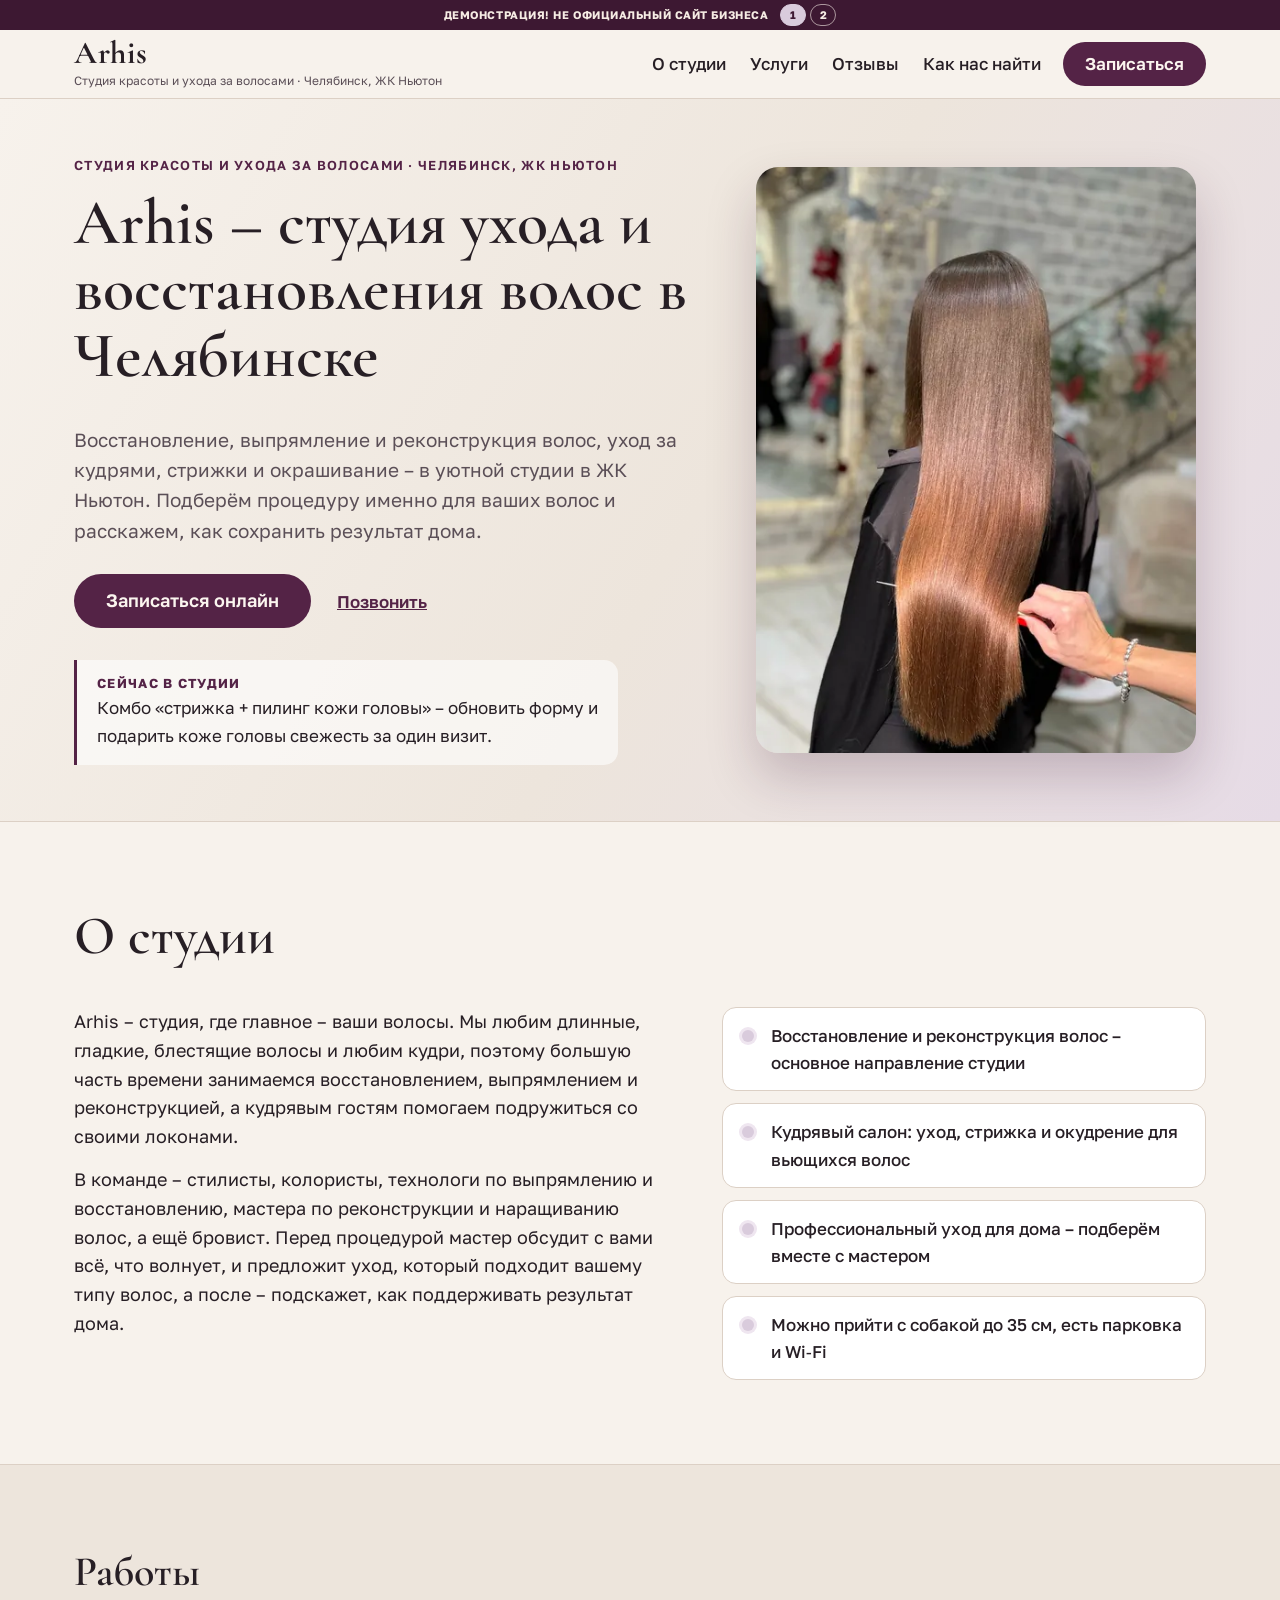
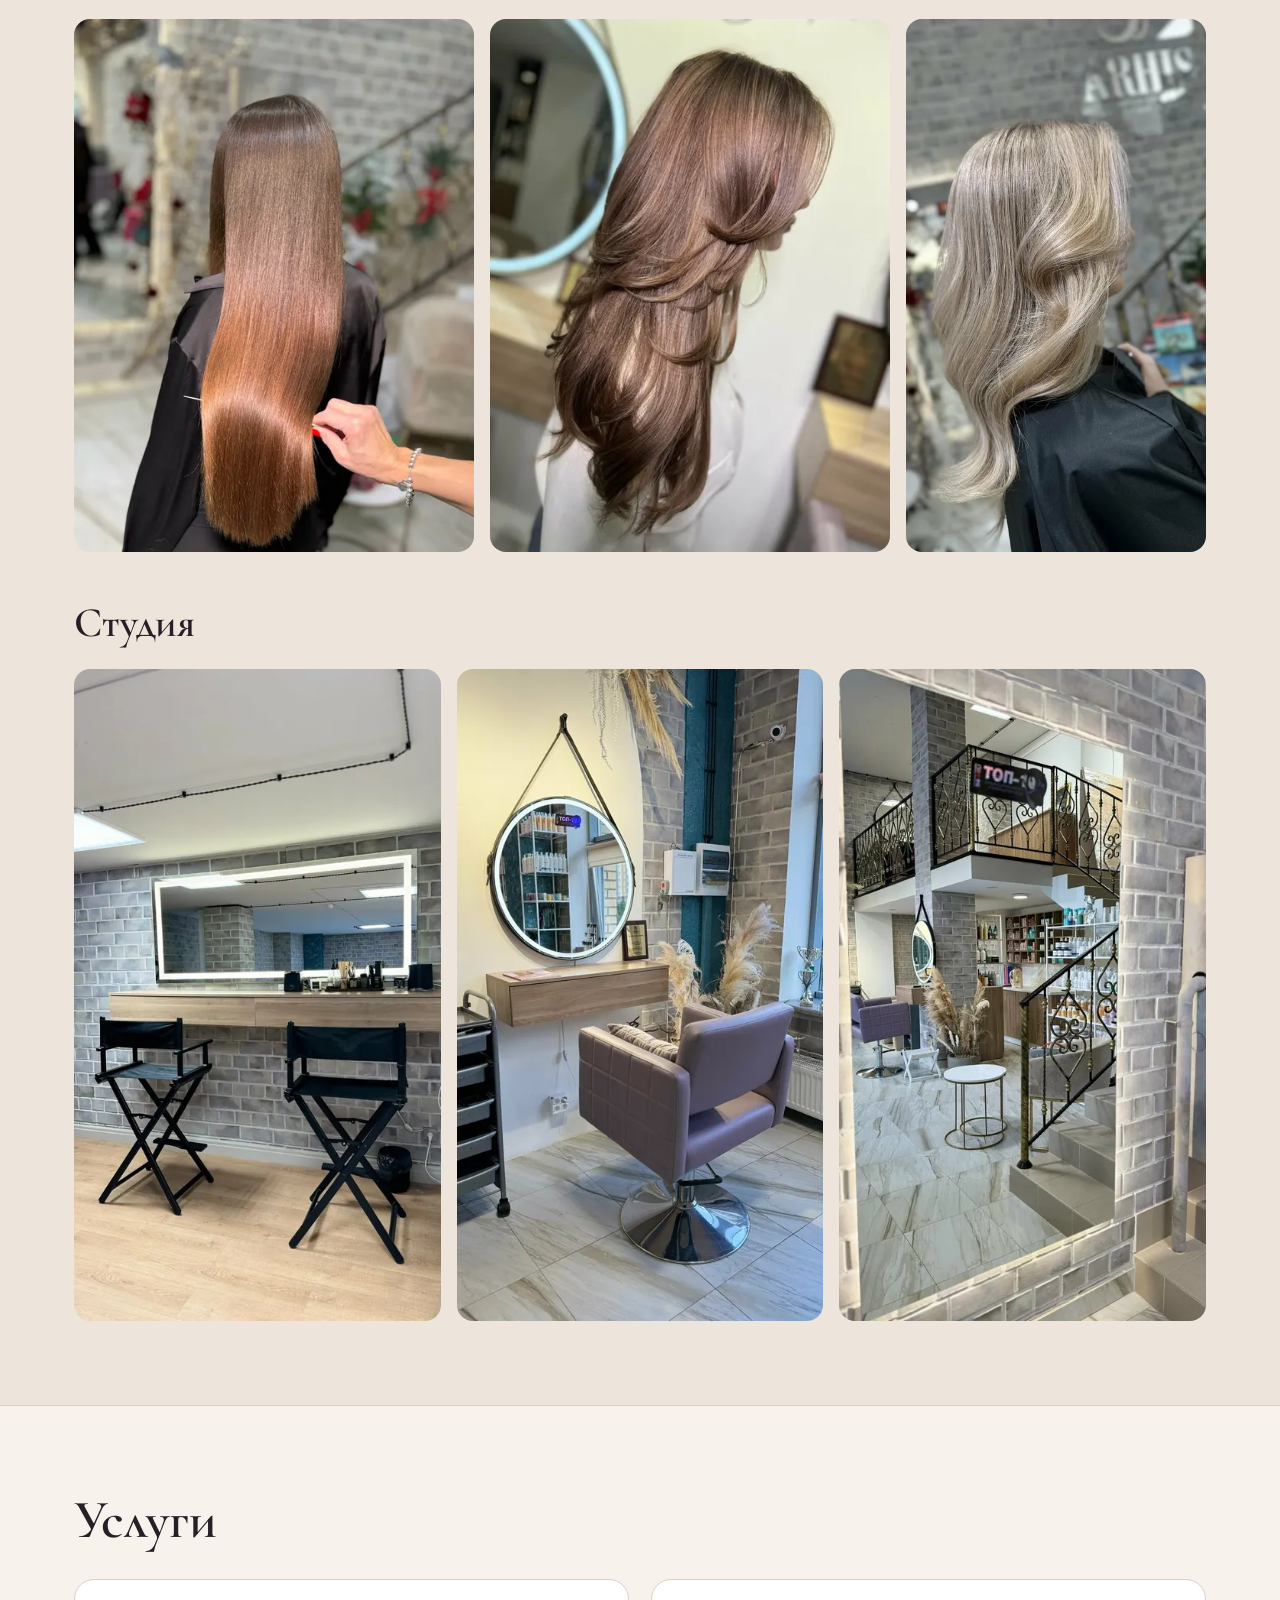
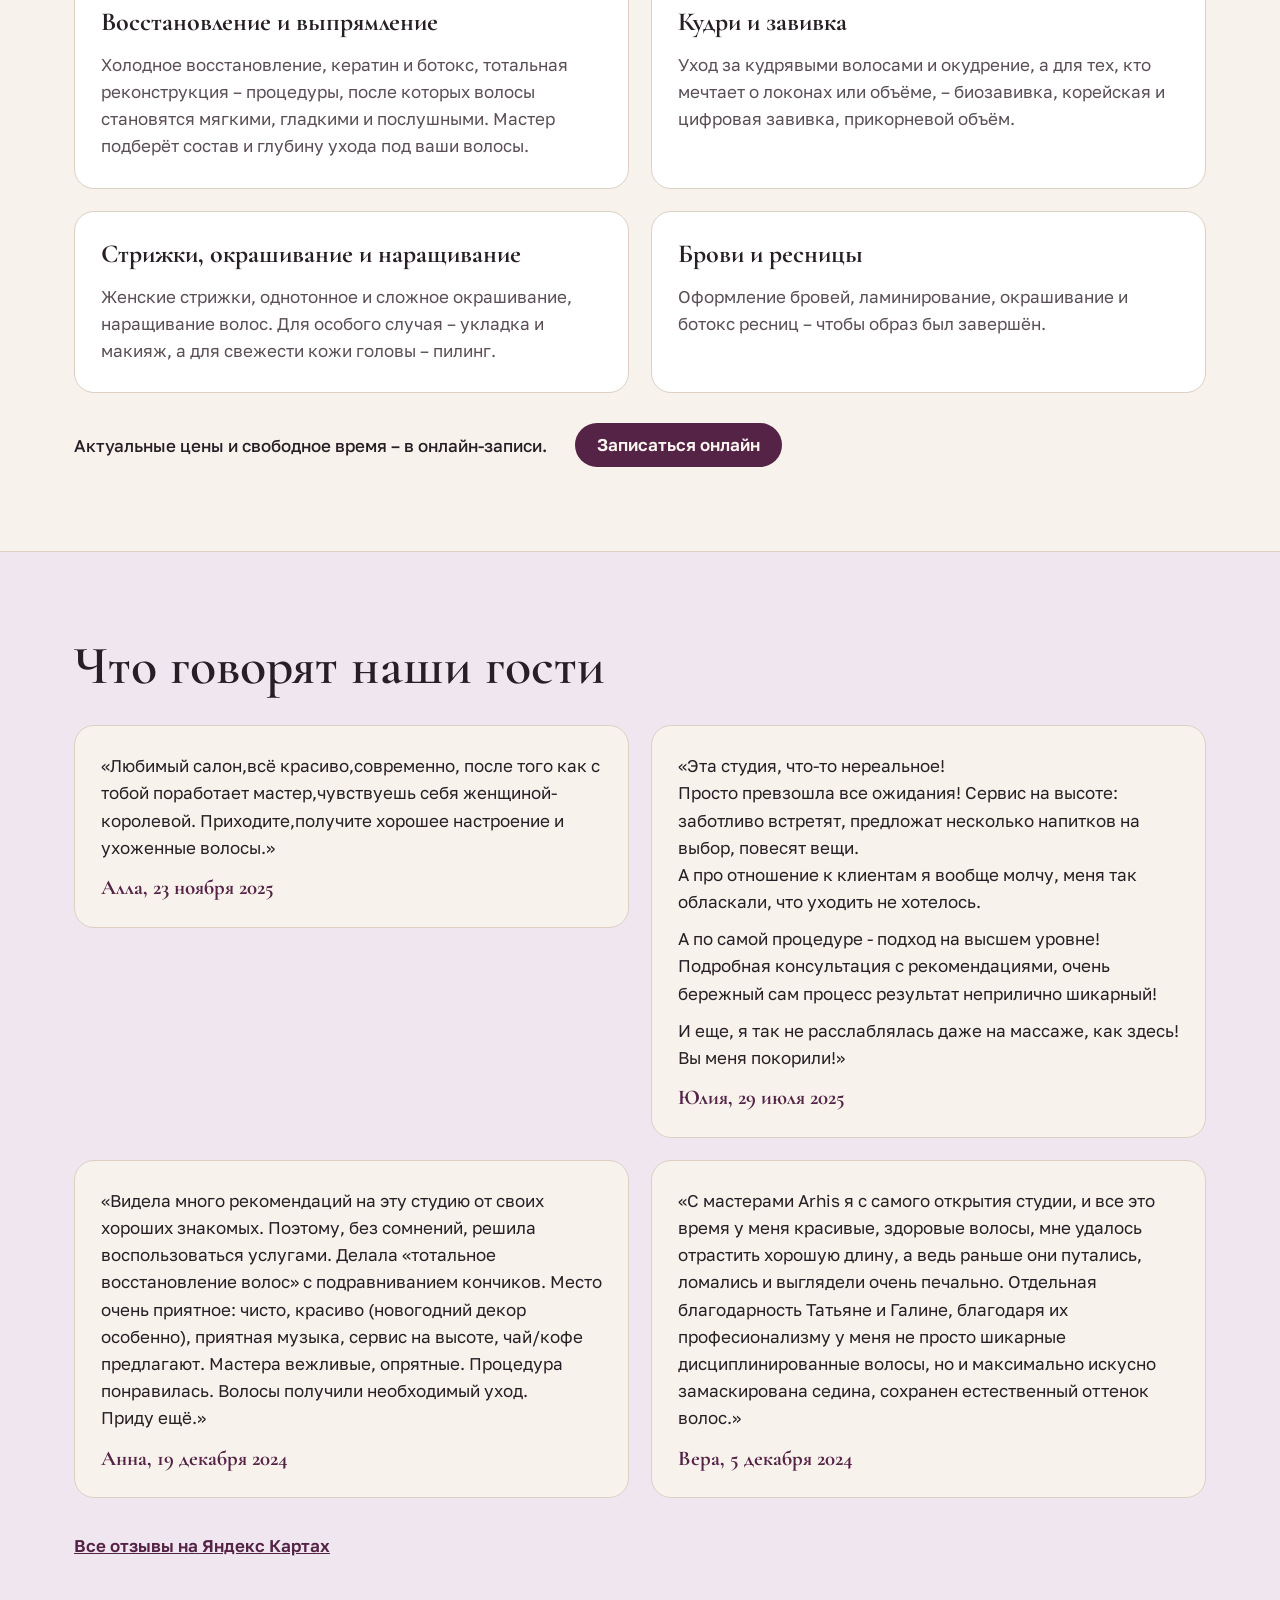
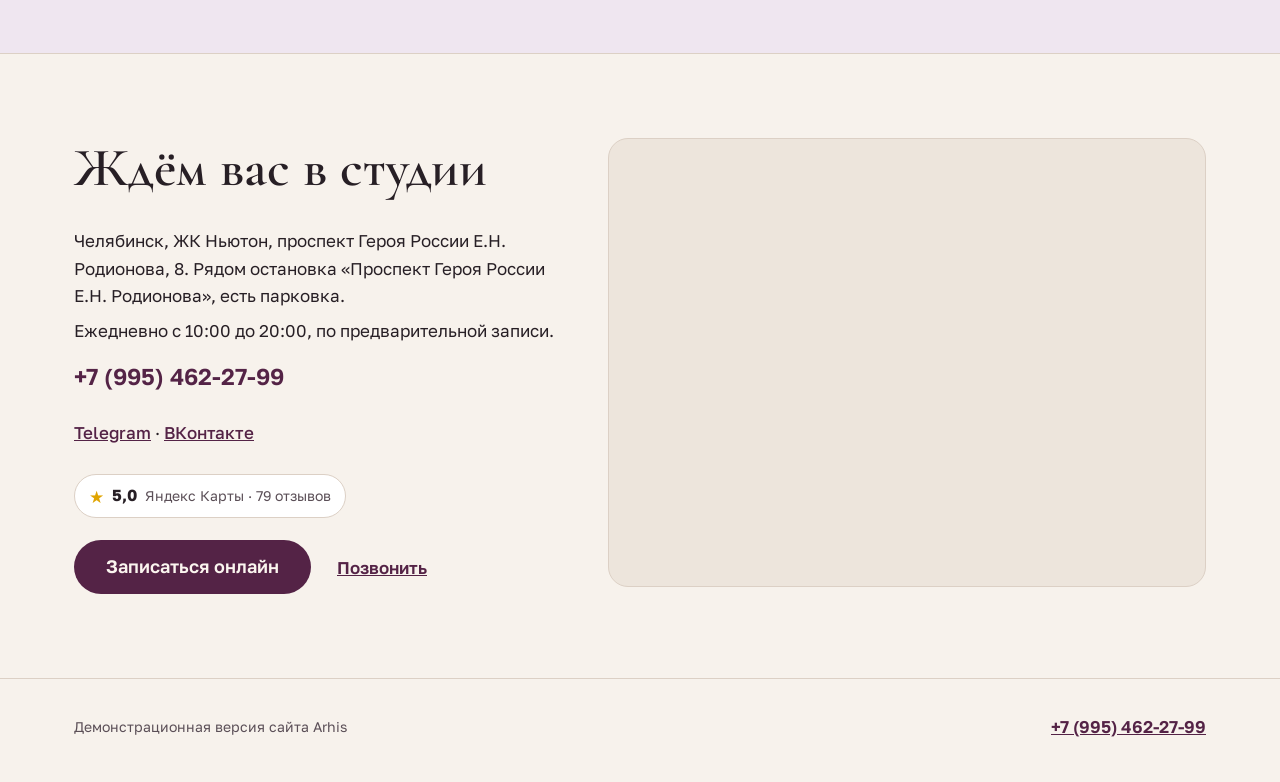
<file: index.html>
<!DOCTYPE html>
<html lang="ru">
<head>
<meta charset="utf-8">
<meta name="viewport" content="width=device-width, initial-scale=1.0">
<meta name="robots" content="noindex, nofollow">
<title>Arhis · студия ухода и восстановления волос в Челябинске</title>
<meta name="description"
  content="Arhis · студия ухода за волосами в Челябинске, ЖК Ньютон: восстановление, выпрямление и реконструкция волос, уход за кудрями, стрижки и окрашивание.">
<meta name="theme-color" content="#f7f2ec">

<link rel="icon" sizes="any" href="logos/favicon.ico">
<link rel="icon" type="image/png" sizes="32x32" href="logos/favicon-32x32.png">
<link rel="apple-touch-icon" sizes="180x180" href="logos/apple-touch-icon.png">
<link rel="preload" href="fonts/golos-cyr.woff2" as="font" type="font/woff2" crossorigin>
<link rel="preload" href="fonts/cormorant-cyr.woff2" as="font" type="font/woff2" crossorigin>
<link rel="stylesheet" href="css/fonts.css">
<link rel="stylesheet" href="css/styles.css">
</head>
<body>
<div class="top" id="top">
  <div class="demo-strip">
    <span class="demo-strip__text">ДЕМОНСТРАЦИЯ! НЕ ОФИЦИАЛЬНЫЙ САЙТ БИЗНЕСА</span>
    <nav class="switcher" aria-label="Версии сайта">
      <a href="./" aria-current="page">1</a>
      <a href="v2/">2</a>
    </nav>
  </div>
  <header class="header">
    <div class="header__inner wrap">
      <a class="sign" href="#hero" aria-label="Arhis, на главный экран">
        <span class="sign__name">Arhis</span>
        <span class="sign__line">Студия красоты и ухода за волосами · Челябинск, ЖК Ньютон</span>
      </a>
      <nav class="nav" aria-label="Разделы">
        <a href="#about">О студии</a>
        <a href="#services">Услуги</a>
        <a href="#reviews">Отзывы</a>
        <a href="#contacts">Как нас найти</a>
      </nav>
      <a class="btn btn--accent header__cta" href="https://yandex.com/maps/org/arhis/84140610983/?booking[page]=menu&amp;booking[permalink]=84140610983" rel="noopener" target="_blank">Записаться</a>
      <button class="burger" type="button" aria-expanded="false" aria-controls="menu" aria-label="Меню">
        <span></span><span></span><span></span>
      </button>
    </div>
    <nav class="menu" id="menu" aria-label="Меню" hidden>
      <a href="#about">О студии</a>
      <a href="#services">Услуги</a>
      <a href="#reviews">Отзывы</a>
      <a href="#contacts">Как нас найти</a>
    </nav>
  </header>
</div>

<main>
  <section class="hero" id="hero">
    <div class="wrap hero__inner">
      <div class="hero__text">
        <p class="hero__kicker">Студия красоты и ухода за волосами · Челябинск, ЖК Ньютон</p>
        <h1>Arhis – студия ухода и восстановления волос в Челябинске</h1>
        <p class="lead">Восстановление, выпрямление и реконструкция волос, уход за кудрями, стрижки и окрашивание – в уютной студии в ЖК Ньютон. Подберём процедуру именно для ваших волос и расскажем, как сохранить результат дома.</p>
        <div class="actions">
          <a class="btn btn--accent btn--big" href="https://yandex.com/maps/org/arhis/84140610983/?booking[page]=menu&amp;booking[permalink]=84140610983" rel="noopener" target="_blank">Записаться онлайн</a>
          <p class="links"><a href="tel:+79954622799">Позвонить</a></p>
        </div>
        <aside class="promo" aria-labelledby="promo-h">
          <h2 id="promo-h" class="promo__title">Сейчас в студии</h2>
          <p>Комбо «стрижка + пилинг кожи головы» – обновить форму и подарить коже головы свежесть за один визит.</p>
        </aside>
      </div>
      <figure class="hero__photo"><img src="img/work-02-720.webp" srcset="img/work-02-480.webp 480w, img/work-02-720.webp 720w" sizes="(max-width: 640px) 90vw, 400px" width="720" height="960" alt="Прямые глянцевые каштановые волосы после процедуры, вид со спины" fetchpriority="high" decoding="async"></figure>
    </div>
  </section>

  <section class="sec about" id="about" aria-labelledby="about-h">
    <div class="wrap about__inner">
      <h2 id="about-h">О студии</h2>
      <div class="about__text"><p>Arhis – студия, где главное – ваши волосы. Мы любим длинные, гладкие, блестящие волосы и любим кудри, поэтому большую часть времени занимаемся восстановлением, выпрямлением и реконструкцией, а кудрявым гостям помогаем подружиться со своими локонами.</p><p>В команде – стилисты, колористы, технологи по выпрямлению и восстановлению, мастера по реконструкции и наращиванию волос, а ещё бровист. Перед процедурой мастер обсудит с вами всё, что волнует, и предложит уход, который подходит вашему типу волос, а после – подскажет, как поддерживать результат дома.</p></div>
      <ul class="facts">
        <li>Восстановление и реконструкция волос – основное направление студии</li>
        <li>Кудрявый салон: уход, стрижка и окудрение для вьющихся волос</li>
        <li>Профессиональный уход для дома – подберём вместе с мастером</li>
        <li>Можно прийти с собакой до 35 см, есть парковка и Wi‑Fi</li>
      </ul>
    </div>
  </section>

  <section class="sec gallery" id="gallery" aria-label="Фотографии студии">
    <div class="wrap">
      <div class="gallery__group">
        <h2 class="gallery__title">Работы</h2>
        <div class="shots">
          <figure class="shot" style="--ar:0.7500"><img src="img/work-02-720.webp" srcset="img/work-02-480.webp 480w, img/work-02-720.webp 720w" sizes="(max-width: 640px) 90vw, 400px" width="720" height="960" alt="Прямые глянцевые каштановые волосы после процедуры, вид со спины" loading="lazy" decoding="async"></figure>
          <figure class="shot" style="--ar:0.7500"><img src="img/work-01-720.webp" srcset="img/work-01-480.webp 480w, img/work-01-720.webp 720w" sizes="(max-width: 640px) 90vw, 400px" width="720" height="960" alt="Каштановая многослойная стрижка на длинных волосах, вид сбоку" loading="lazy" decoding="async"></figure>
          <figure class="shot" style="--ar:0.5625"><img src="img/work-04-720.webp" srcset="img/work-04-480.webp 480w, img/work-04-720.webp 720w" sizes="(max-width: 640px) 90vw, 400px" width="720" height="1280" alt="Волнистые волосы в оттенке блонд, вид со спины" loading="lazy" decoding="async"></figure>
        </div>
      </div>
      <div class="gallery__group">
        <h2 class="gallery__title">Студия</h2>
        <div class="shots">
          <figure class="shot" style="--ar:0.5625"><img src="img/interior-01-720.webp" srcset="img/interior-01-480.webp 480w, img/interior-01-720.webp 720w" sizes="(max-width: 640px) 90vw, 400px" width="720" height="1280" alt="Зеркало с подсветкой и два режиссёрских стула у кирпичной стены в студии Arhis" loading="lazy" decoding="async"></figure>
          <figure class="shot" style="--ar:0.5625"><img src="img/interior-02-720.webp" srcset="img/interior-02-480.webp 480w, img/interior-02-720.webp 720w" sizes="(max-width: 640px) 90vw, 400px" width="720" height="1280" alt="Круглое зеркало и сиреневое кресло мастера в студии Arhis" loading="lazy" decoding="async"></figure>
          <figure class="shot" style="--ar:0.5625"><img src="img/interior-03-720.webp" srcset="img/interior-03-480.webp 480w, img/interior-03-720.webp 720w" sizes="(max-width: 640px) 90vw, 400px" width="720" height="1280" alt="Лестница на антресоль и большое зеркало в зале студии Arhis" loading="lazy" decoding="async"></figure>
        </div>
      </div>
    </div>
  </section>

  <section class="sec services" id="services" aria-labelledby="services-h">
    <div class="wrap">
      <h2 id="services-h">Услуги</h2>
      <ul class="cards">
        <li class="card"><h3>Восстановление и выпрямление</h3><p>Холодное восстановление, кератин и ботокс, тотальная реконструкция – процедуры, после которых волосы становятся мягкими, гладкими и послушными. Мастер подберёт состав и глубину ухода под ваши волосы.</p></li>
        <li class="card"><h3>Кудри и завивка</h3><p>Уход за кудрявыми волосами и окудрение, а для тех, кто мечтает о локонах или объёме, – биозавивка, корейская и цифровая завивка, прикорневой объём.</p></li>
        <li class="card"><h3>Стрижки, окрашивание и наращивание</h3><p>Женские стрижки, однотонное и сложное окрашивание, наращивание волос. Для особого случая – укладка и макияж, а для свежести кожи головы – пилинг.</p></li>
        <li class="card"><h3>Брови и ресницы</h3><p>Оформление бровей, ламинирование, окрашивание и ботокс ресниц – чтобы образ был завершён.</p></li>
      </ul>
      <div class="services__foot">
        <p class="services__note">Актуальные цены и свободное время – в онлайн-записи.</p>
        <a class="btn btn--accent" href="https://yandex.com/maps/org/arhis/84140610983/?booking[page]=menu&amp;booking[permalink]=84140610983" rel="noopener" target="_blank">Записаться онлайн</a>
      </div>
    </div>
  </section>

  <section class="sec reviews" id="reviews" aria-labelledby="reviews-h">
    <div class="wrap">
      <h2 id="reviews-h">Что говорят наши гости</h2>
      <div class="review-grid">
        <figure class="review">
          <blockquote><p>«Любимый салон,всё красиво,современно, после того как с тобой поработает мастер,чувствуешь себя женщиной- королевой. Приходите,получите хорошее настроение и ухоженные волосы.»</p></blockquote>
          <figcaption>Алла, 23 ноября 2025</figcaption>
        </figure>
        <figure class="review">
          <blockquote><p>«Эта студия, что-то нереальное!<br>Просто превзошла все ожидания! Сервис на высоте: заботливо встретят, предложат несколько напитков на выбор, повесят вещи.<br>А про отношение к клиентам я вообще молчу, меня так обласкали, что уходить не хотелось.</p><p>А по самой процедуре - подход на высшем уровне! Подробная консультация с рекомендациями, очень бережный сам процесс результат неприлично шикарный!</p><p>И еще, я так не расслаблялась даже на массаже, как здесь! Вы меня покорили!»</p></blockquote>
          <figcaption>Юлия, 29 июля 2025</figcaption>
        </figure>
        <figure class="review">
          <blockquote><p>«Видела много рекомендаций на эту студию от своих хороших знакомых. Поэтому, без сомнений, решила воспользоваться услугами. Делала «тотальное восстановление волос» с подравниванием кончиков. Место очень приятное: чисто, красиво (новогодний декор особенно), приятная музыка, сервис на высоте, чай/кофе предлагают. Мастера вежливые, опрятные. Процедура понравилась. Волосы получили необходимый уход.<br>Приду ещё.»</p></blockquote>
          <figcaption>Анна, 19 декабря 2024</figcaption>
        </figure>
        <figure class="review">
          <blockquote><p>«С мастерами Arhis я с самого открытия студии, и все это время у меня красивые, здоровые волосы, мне удалось отрастить хорошую длину, а ведь раньше они путались, ломались и выглядели очень печально. Отдельная благодарность Татьяне и Галине, благодаря их професионализму у меня не просто шикарные дисциплинированные волосы, но и максимально искусно замаскирована седина, сохранен естественный оттенок волос.»</p></blockquote>
          <figcaption>Вера, 5 декабря 2024</figcaption>
        </figure>
      </div>
      <p class="reviews__foot"><a class="more" href="https://yandex.com/maps/org/arhis/84140610983/reviews/" rel="noopener" target="_blank">Все отзывы на Яндекс Картах</a></p>
    </div>
  </section>

  <section class="sec contacts" id="contacts" aria-labelledby="contacts-h">
    <div class="wrap contacts__inner">
      <div class="contacts__text">
        <h2 id="contacts-h">Ждём вас в студии</h2>
        <address>
          <p>Челябинск, ЖК Ньютон, проспект Героя России Е.Н. Родионова, 8. Рядом остановка «Проспект Героя России Е.Н. Родионова», есть парковка.</p>
          <p>Ежедневно с 10:00 до 20:00, по предварительной записи.</p>
          <p class="contacts__phone"><a href="tel:+79954622799">+7 (995) 462-27-99</a></p>
          <p class="contacts__social"><a href="https://t.me/arhis_studio" rel="noopener" target="_blank">Telegram</a><span aria-hidden="true"> · </span><a href="https://vk.ru/studioarhis" rel="noopener" target="_blank">ВКонтакте</a></p>
        </address>
        <a class="badge" href="https://yandex.com/maps/org/arhis/84140610983/reviews/" rel="noopener" target="_blank" aria-label="Рейтинг 5,0 на Яндекс Картах, 79 отзывов"><span class="badge__star" aria-hidden="true">★</span> <span class="badge__num">5,0</span> <span class="badge__src">Яндекс Карты · 79 отзывов</span></a>
        <div class="actions">
          <a class="btn btn--accent btn--big" href="https://yandex.com/maps/org/arhis/84140610983/?booking[page]=menu&amp;booking[permalink]=84140610983" rel="noopener" target="_blank">Записаться онлайн</a>
          <p class="links"><a href="tel:+79954622799">Позвонить</a></p>
        </div>
      </div>
      <div class="map" id="map">
        <iframe src="https://yandex.ru/map-widget/v1/org/arhis/84140610983/" title="Arhis на карте" loading="lazy" allowfullscreen></iframe>
      </div>
    </div>
  </section>
</main>

<footer class="footer">
  <div class="wrap footer__inner">
    <p class="footer__mark">Демонстрационная версия сайта Arhis</p>
    <p class="footer__links"><a href="tel:+79954622799">+7 (995) 462-27-99</a></p>
  </div>
</footer>
<script src="js/main.js" defer></script>
</body>
</html>
</file>
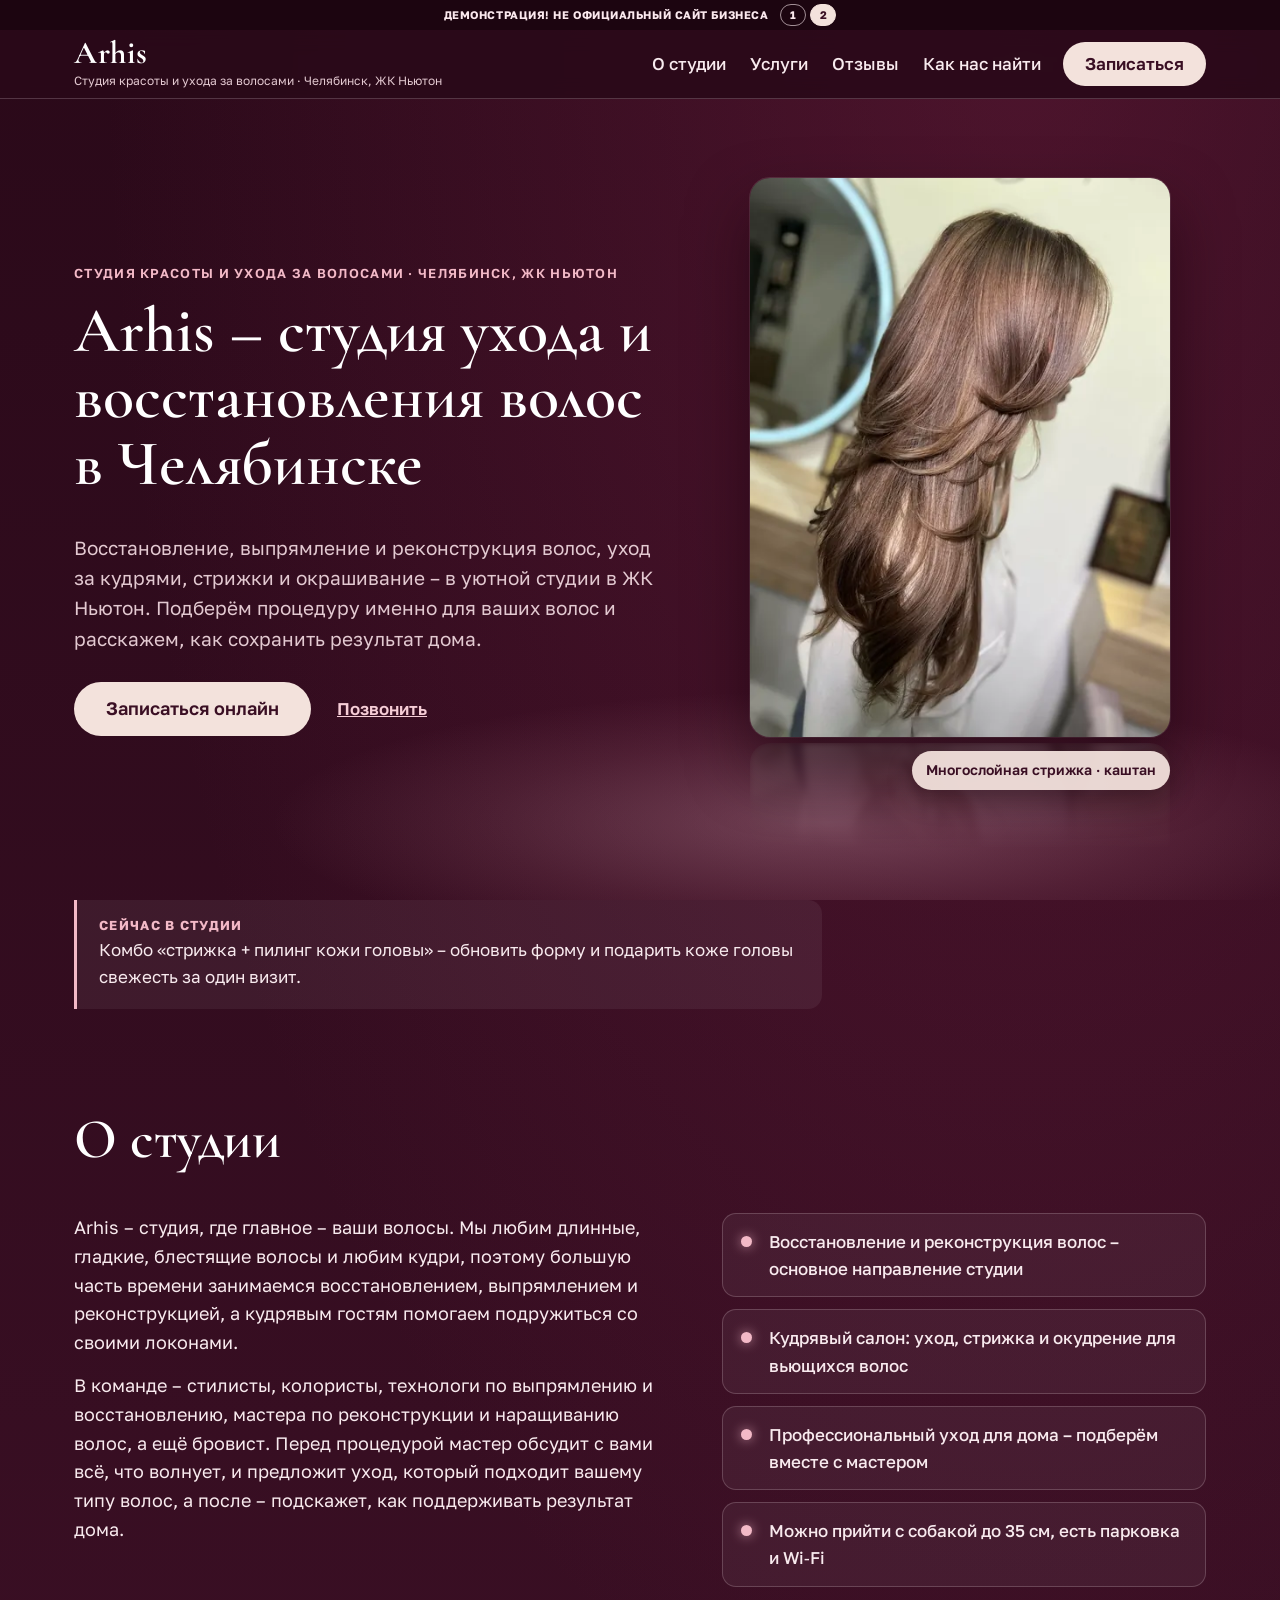
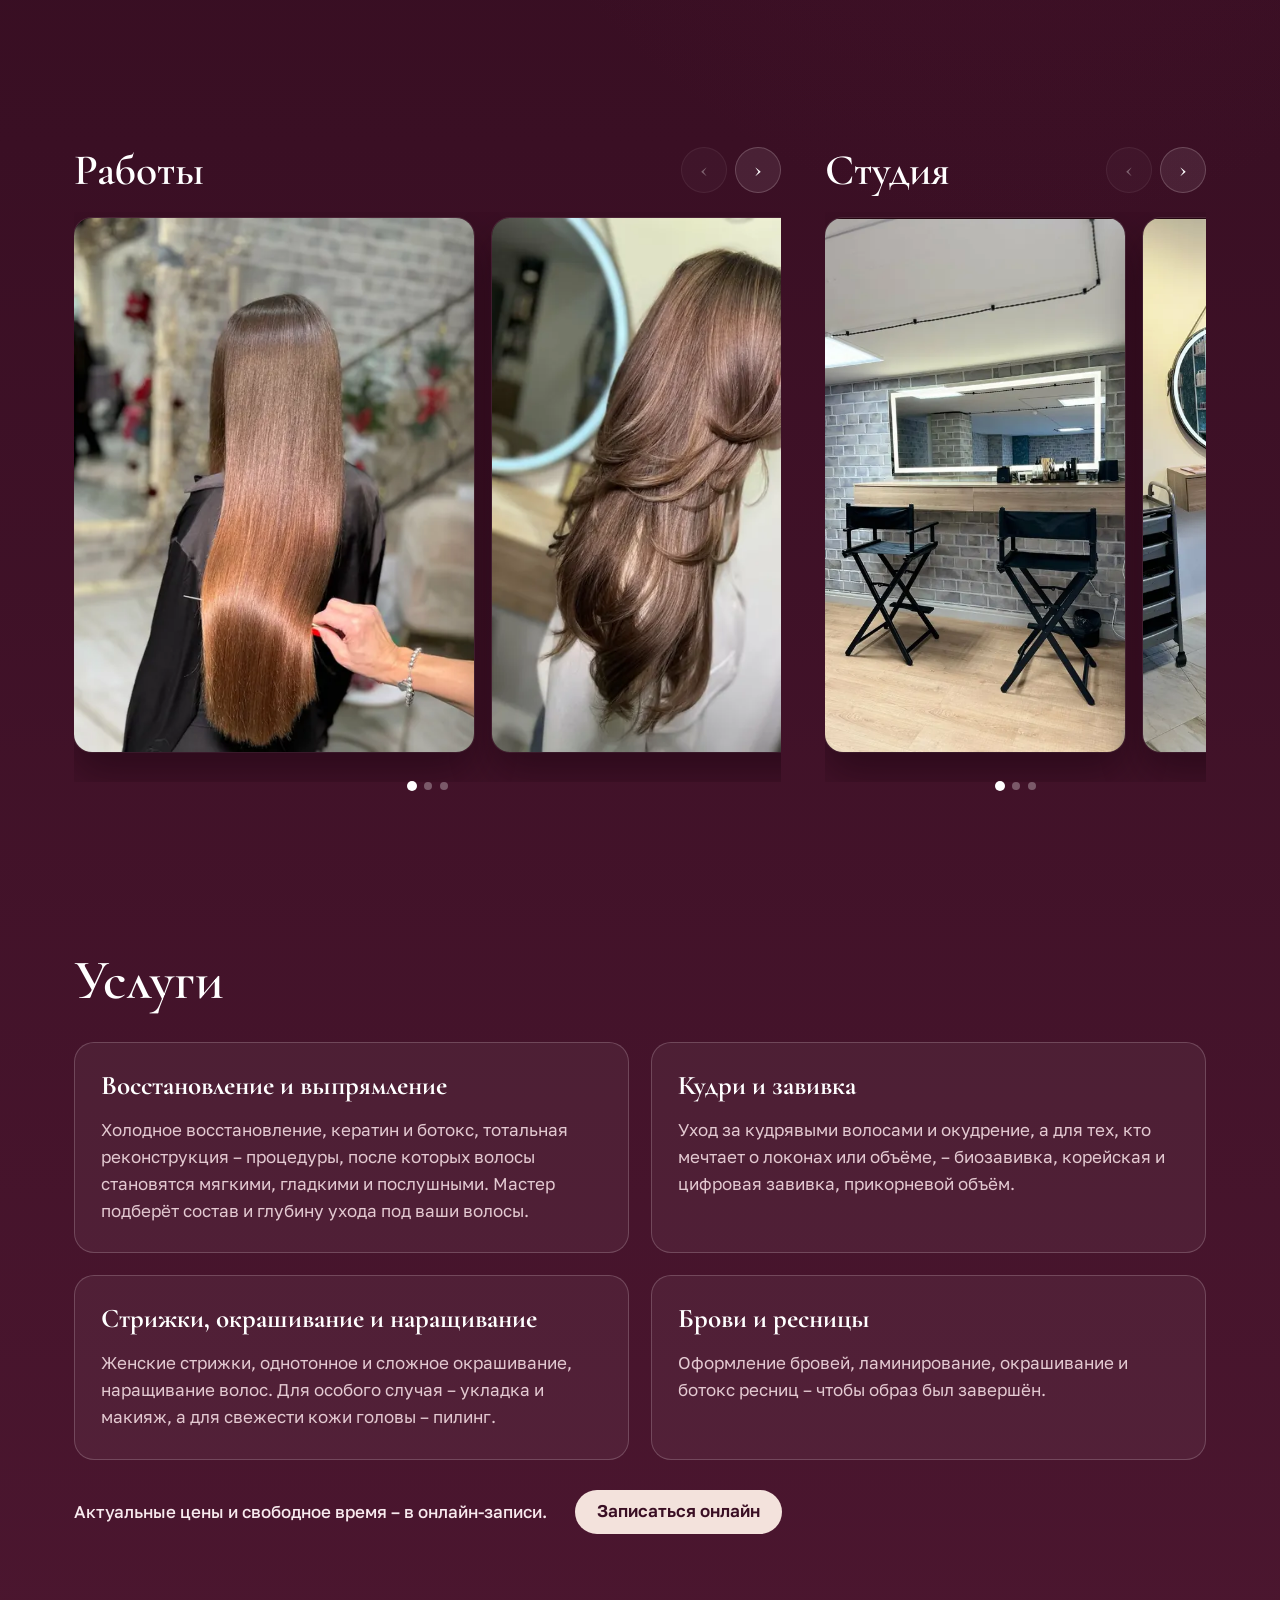
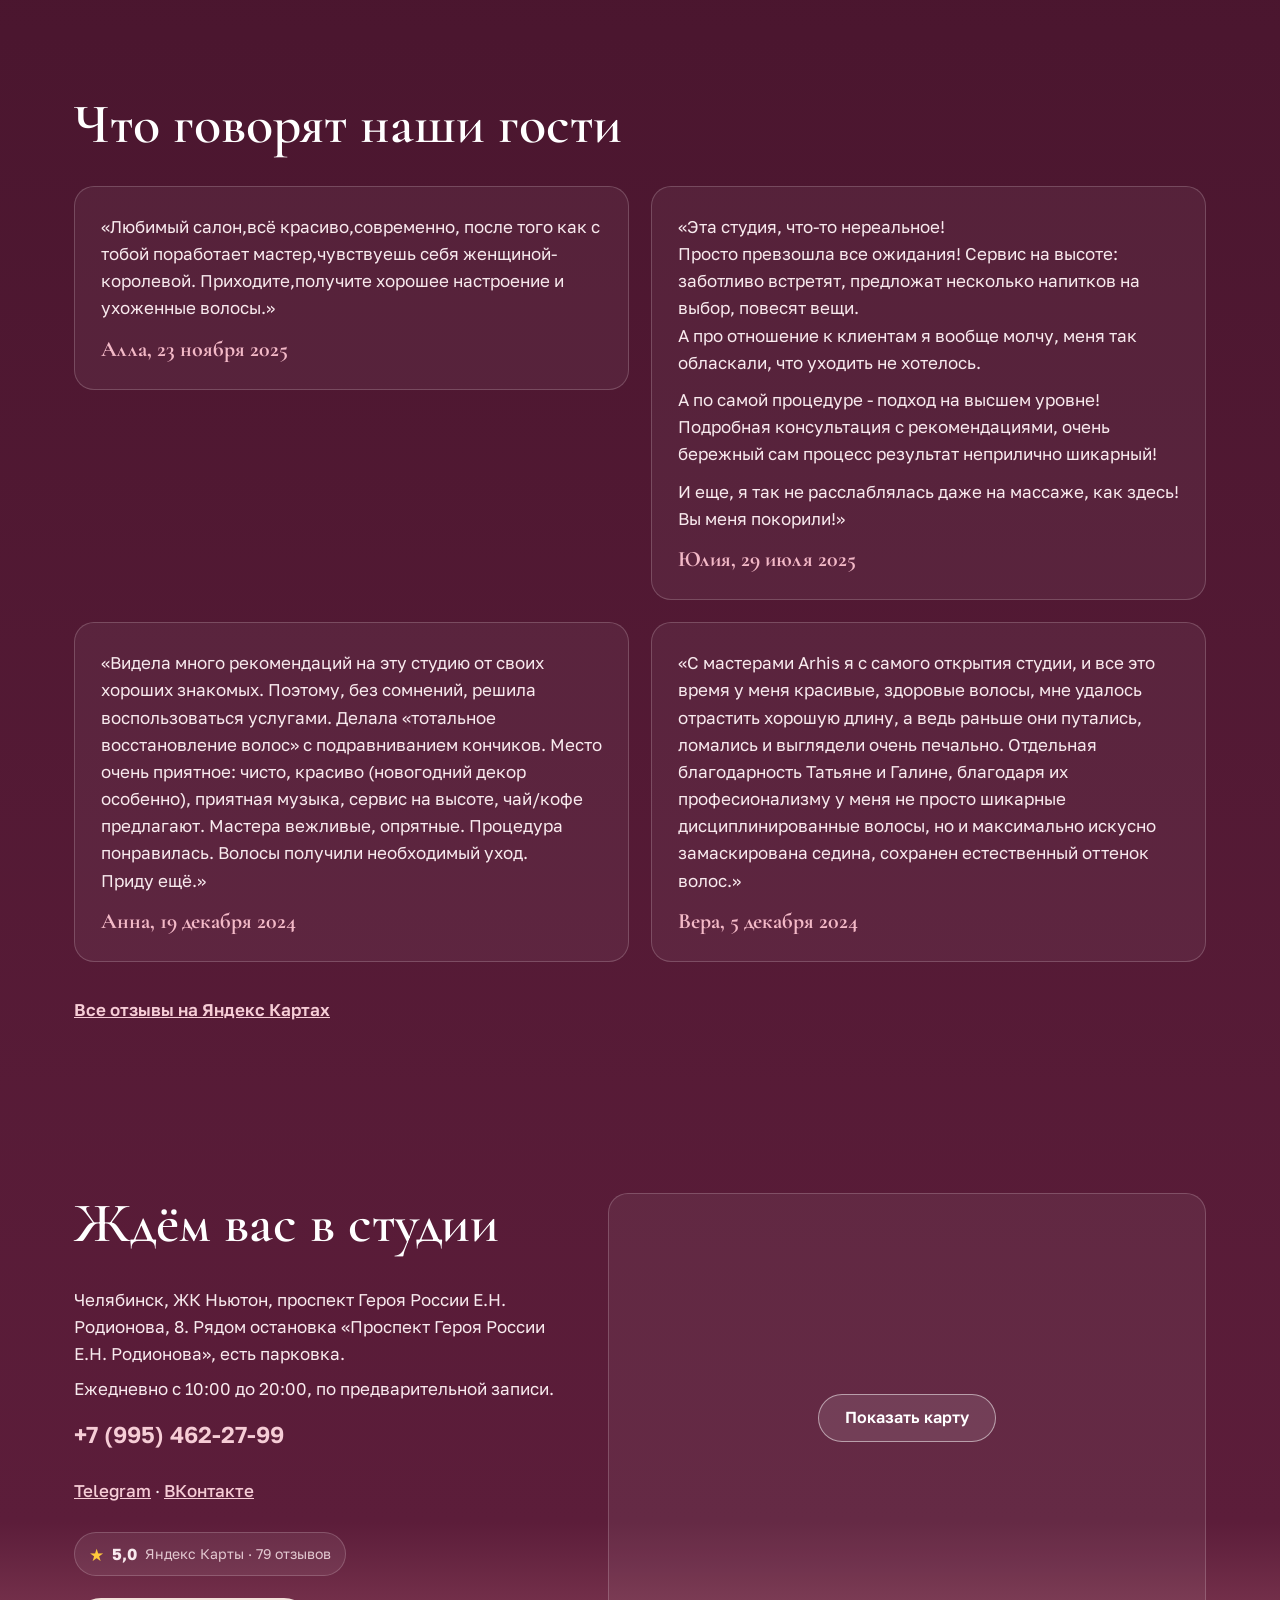
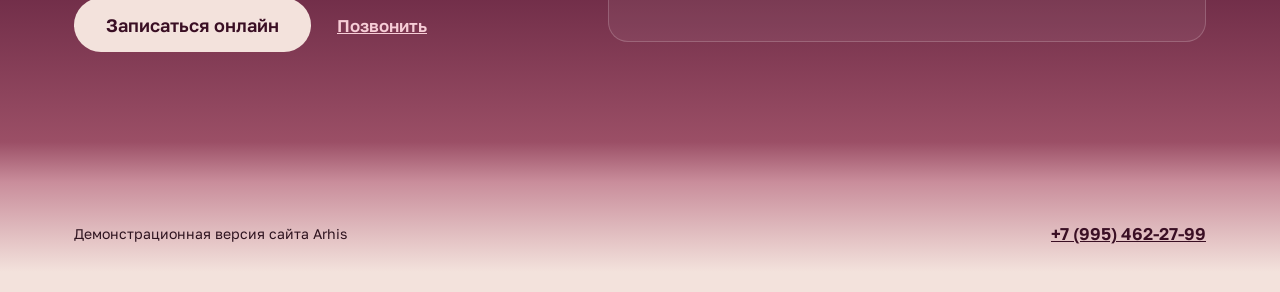
<file: v2/index.html>
<!DOCTYPE html>
<html lang="ru">
<head>
<meta charset="utf-8">
<meta name="viewport" content="width=device-width, initial-scale=1.0">
<meta name="robots" content="noindex, nofollow">
<title>Arhis · студия ухода и восстановления волос в Челябинске</title>
<meta name="description"
  content="Arhis · студия ухода за волосами в Челябинске, ЖК Ньютон: восстановление, выпрямление и реконструкция волос, уход за кудрями, стрижки и окрашивание.">
<meta name="theme-color" content="#3a0f24">

<link rel="icon" sizes="any" href="../logos/favicon.ico">
<link rel="icon" type="image/png" sizes="32x32" href="../logos/favicon-32x32.png">
<link rel="apple-touch-icon" sizes="180x180" href="../logos/apple-touch-icon.png">
<link rel="preload" href="../fonts/golos-cyr.woff2" as="font" type="font/woff2" crossorigin>
<link rel="preload" href="../fonts/cormorant-cyr.woff2" as="font" type="font/woff2" crossorigin>
<link rel="stylesheet" href="../css/fonts.css">
<link rel="stylesheet" href="../css/v2.css">
</head>
<body class="v2">
<div class="top" id="top">
  <div class="demo-strip">
    <span class="demo-strip__text">ДЕМОНСТРАЦИЯ! НЕ ОФИЦИАЛЬНЫЙ САЙТ БИЗНЕСА</span>
    <nav class="switcher" aria-label="Версии сайта">
      <a href="../">1</a>
      <a href="./" aria-current="page">2</a>
    </nav>
  </div>
  <header class="header">
    <div class="header__inner wrap">
      <a class="sign" href="#hero" aria-label="Arhis, на главный экран">
        <span class="sign__name">Arhis</span>
        <span class="sign__line">Студия красоты и ухода за волосами · Челябинск, ЖК Ньютон</span>
      </a>
      <nav class="nav" aria-label="Разделы">
        <a href="#about">О студии</a>
        <a href="#services">Услуги</a>
        <a href="#reviews">Отзывы</a>
        <a href="#contacts">Как нас найти</a>
      </nav>
      <a class="btn btn--accent header__cta" href="https://yandex.com/maps/org/arhis/84140610983/?booking[page]=menu&amp;booking[permalink]=84140610983" rel="noopener" target="_blank">Записаться</a>
      <button class="burger" type="button" aria-expanded="false" aria-controls="menu" aria-label="Меню">
        <span></span><span></span><span></span>
      </button>
    </div>
    <nav class="menu" id="menu" aria-label="Меню" hidden>
      <a href="#about">О студии</a>
      <a href="#services">Услуги</a>
      <a href="#reviews">Отзывы</a>
      <a href="#contacts">Как нас найти</a>
    </nav>
  </header>
</div>

<main>
  <section class="hero" id="hero">
    <div class="wrap hero__inner">
      <div class="hero__text">
        <p class="hero__kicker">Студия красоты и ухода за волосами · Челябинск, ЖК Ньютон</p>
        <h1>Arhis – студия ухода и восстановления волос в Челябинске</h1>
        <p class="lead">Восстановление, выпрямление и реконструкция волос, уход за кудрями, стрижки и окрашивание – в уютной студии в ЖК Ньютон. Подберём процедуру именно для ваших волос и расскажем, как сохранить результат дома.</p>
        <div class="actions">
          <a class="btn btn--accent btn--big" href="https://yandex.com/maps/org/arhis/84140610983/?booking[page]=menu&amp;booking[permalink]=84140610983" rel="noopener" target="_blank">Записаться онлайн</a>
          <p class="links"><a href="tel:+79954622799">Позвонить</a></p>
        </div>
      </div>
      <div class="hero__stage">
        <figure class="lift" id="lift">
          <div class="lift__card"><img src="../img/work-01-720.webp" srcset="../img/work-01-480.webp 480w, ../img/work-01-720.webp 720w" sizes="(max-width: 640px) 90vw, 400px" width="720" height="960" alt="Каштановая многослойная стрижка на длинных волосах, вид сбоку" fetchpriority="high" decoding="async"><span class="lift__shine" aria-hidden="true"></span></div>
          <div class="lift__mirror" aria-hidden="true"><img src="../img/work-01-480.webp" width="480" height="640" alt=""></div>
          <figcaption class="lift__cap">Многослойная стрижка · каштан</figcaption>
        </figure>
      </div>
    </div>
  </section>

  <section class="sec promo-sec" aria-labelledby="promo-h">
    <div class="wrap">
      <aside class="promo">
        <h2 id="promo-h" class="promo__title">Сейчас в студии</h2>
        <p>Комбо «стрижка + пилинг кожи головы» – обновить форму и подарить коже головы свежесть за один визит.</p>
      </aside>
    </div>
  </section>

  <section class="sec about" id="about" aria-labelledby="about-h">
    <div class="wrap about__inner">
      <h2 id="about-h">О студии</h2>
      <div class="about__text"><p>Arhis – студия, где главное – ваши волосы. Мы любим длинные, гладкие, блестящие волосы и любим кудри, поэтому большую часть времени занимаемся восстановлением, выпрямлением и реконструкцией, а кудрявым гостям помогаем подружиться со своими локонами.</p><p>В команде – стилисты, колористы, технологи по выпрямлению и восстановлению, мастера по реконструкции и наращиванию волос, а ещё бровист. Перед процедурой мастер обсудит с вами всё, что волнует, и предложит уход, который подходит вашему типу волос, а после – подскажет, как поддерживать результат дома.</p></div>
      <ul class="facts">
        <li>Восстановление и реконструкция волос – основное направление студии</li>
        <li>Кудрявый салон: уход, стрижка и окудрение для вьющихся волос</li>
        <li>Профессиональный уход для дома – подберём вместе с мастером</li>
        <li>Можно прийти с собакой до 35 см, есть парковка и Wi‑Fi</li>
      </ul>
    </div>
  </section>

  <section class="sec gallery" id="gallery" aria-label="Фотографии студии">
    <div class="wrap gallery__inner">
      <div class="carousel carousel--works" id="works" aria-roledescription="карусель" aria-labelledby="works-h">
        <div class="carousel__head">
          <h2 class="carousel__title" id="works-h">Работы</h2>
          <div class="carousel__ctrl">
            <button class="carousel__btn" type="button" data-dir="-1" aria-label="Предыдущее фото" aria-controls="works-track">‹</button>
            <button class="carousel__btn" type="button" data-dir="1" aria-label="Следующее фото" aria-controls="works-track">›</button>
          </div>
        </div>
        <ul class="carousel__track" id="works-track" tabindex="0" aria-label="Работы">
            <li class="slide" role="group" aria-roledescription="слайд" aria-label="1 из 3"><figure class="slide__card"><img src="../img/work-02-720.webp" srcset="../img/work-02-480.webp 480w, ../img/work-02-720.webp 720w" sizes="(max-width: 640px) 90vw, 400px" width="720" height="960" alt="Прямые глянцевые каштановые волосы после процедуры, вид со спины" loading="lazy" decoding="async"></figure></li>
            <li class="slide" role="group" aria-roledescription="слайд" aria-label="2 из 3"><figure class="slide__card"><img src="../img/work-01-720.webp" srcset="../img/work-01-480.webp 480w, ../img/work-01-720.webp 720w" sizes="(max-width: 640px) 90vw, 400px" width="720" height="960" alt="Каштановая многослойная стрижка на длинных волосах, вид сбоку" loading="lazy" decoding="async"></figure></li>
            <li class="slide" role="group" aria-roledescription="слайд" aria-label="3 из 3"><figure class="slide__card"><img src="../img/work-04-720.webp" srcset="../img/work-04-480.webp 480w, ../img/work-04-720.webp 720w" sizes="(max-width: 640px) 90vw, 400px" width="720" height="1280" alt="Волнистые волосы в оттенке блонд, вид со спины" loading="lazy" decoding="async"></figure></li>
        </ul>
        <div class="carousel__dots" aria-hidden="true"></div>
      </div>
      <div class="carousel carousel--studio" id="studio" aria-roledescription="карусель" aria-labelledby="studio-h">
        <div class="carousel__head">
          <h2 class="carousel__title" id="studio-h">Студия</h2>
          <div class="carousel__ctrl">
            <button class="carousel__btn" type="button" data-dir="-1" aria-label="Предыдущее фото" aria-controls="studio-track">‹</button>
            <button class="carousel__btn" type="button" data-dir="1" aria-label="Следующее фото" aria-controls="studio-track">›</button>
          </div>
        </div>
        <ul class="carousel__track" id="studio-track" tabindex="0" aria-label="Студия">
            <li class="slide" role="group" aria-roledescription="слайд" aria-label="1 из 3"><figure class="slide__card"><img src="../img/interior-01-720.webp" srcset="../img/interior-01-480.webp 480w, ../img/interior-01-720.webp 720w" sizes="(max-width: 640px) 90vw, 400px" width="720" height="1280" alt="Зеркало с подсветкой и два режиссёрских стула у кирпичной стены в студии Arhis" loading="lazy" decoding="async"></figure></li>
            <li class="slide" role="group" aria-roledescription="слайд" aria-label="2 из 3"><figure class="slide__card"><img src="../img/interior-02-720.webp" srcset="../img/interior-02-480.webp 480w, ../img/interior-02-720.webp 720w" sizes="(max-width: 640px) 90vw, 400px" width="720" height="1280" alt="Круглое зеркало и сиреневое кресло мастера в студии Arhis" loading="lazy" decoding="async"></figure></li>
            <li class="slide" role="group" aria-roledescription="слайд" aria-label="3 из 3"><figure class="slide__card"><img src="../img/interior-03-720.webp" srcset="../img/interior-03-480.webp 480w, ../img/interior-03-720.webp 720w" sizes="(max-width: 640px) 90vw, 400px" width="720" height="1280" alt="Лестница на антресоль и большое зеркало в зале студии Arhis" loading="lazy" decoding="async"></figure></li>
        </ul>
        <div class="carousel__dots" aria-hidden="true"></div>
      </div>
    </div>
  </section>

  <section class="sec services" id="services" aria-labelledby="services-h">
    <div class="wrap">
      <h2 id="services-h">Услуги</h2>
      <ul class="cards">
        <li class="card"><h3>Восстановление и выпрямление</h3><p>Холодное восстановление, кератин и ботокс, тотальная реконструкция – процедуры, после которых волосы становятся мягкими, гладкими и послушными. Мастер подберёт состав и глубину ухода под ваши волосы.</p></li>
        <li class="card"><h3>Кудри и завивка</h3><p>Уход за кудрявыми волосами и окудрение, а для тех, кто мечтает о локонах или объёме, – биозавивка, корейская и цифровая завивка, прикорневой объём.</p></li>
        <li class="card"><h3>Стрижки, окрашивание и наращивание</h3><p>Женские стрижки, однотонное и сложное окрашивание, наращивание волос. Для особого случая – укладка и макияж, а для свежести кожи головы – пилинг.</p></li>
        <li class="card"><h3>Брови и ресницы</h3><p>Оформление бровей, ламинирование, окрашивание и ботокс ресниц – чтобы образ был завершён.</p></li>
      </ul>
      <div class="services__foot">
        <p class="services__note">Актуальные цены и свободное время – в онлайн-записи.</p>
        <a class="btn btn--accent" href="https://yandex.com/maps/org/arhis/84140610983/?booking[page]=menu&amp;booking[permalink]=84140610983" rel="noopener" target="_blank">Записаться онлайн</a>
      </div>
    </div>
  </section>

  <section class="sec reviews" id="reviews" aria-labelledby="reviews-h">
    <div class="wrap">
      <h2 id="reviews-h">Что говорят наши гости</h2>
      <div class="review-grid">
        <figure class="review">
          <blockquote><p>«Любимый салон,всё красиво,современно, после того как с тобой поработает мастер,чувствуешь себя женщиной- королевой. Приходите,получите хорошее настроение и ухоженные волосы.»</p></blockquote>
          <figcaption>Алла, 23 ноября 2025</figcaption>
        </figure>
        <figure class="review">
          <blockquote><p>«Эта студия, что-то нереальное!<br>Просто превзошла все ожидания! Сервис на высоте: заботливо встретят, предложат несколько напитков на выбор, повесят вещи.<br>А про отношение к клиентам я вообще молчу, меня так обласкали, что уходить не хотелось.</p><p>А по самой процедуре - подход на высшем уровне! Подробная консультация с рекомендациями, очень бережный сам процесс результат неприлично шикарный!</p><p>И еще, я так не расслаблялась даже на массаже, как здесь! Вы меня покорили!»</p></blockquote>
          <figcaption>Юлия, 29 июля 2025</figcaption>
        </figure>
        <figure class="review">
          <blockquote><p>«Видела много рекомендаций на эту студию от своих хороших знакомых. Поэтому, без сомнений, решила воспользоваться услугами. Делала «тотальное восстановление волос» с подравниванием кончиков. Место очень приятное: чисто, красиво (новогодний декор особенно), приятная музыка, сервис на высоте, чай/кофе предлагают. Мастера вежливые, опрятные. Процедура понравилась. Волосы получили необходимый уход.<br>Приду ещё.»</p></blockquote>
          <figcaption>Анна, 19 декабря 2024</figcaption>
        </figure>
        <figure class="review">
          <blockquote><p>«С мастерами Arhis я с самого открытия студии, и все это время у меня красивые, здоровые волосы, мне удалось отрастить хорошую длину, а ведь раньше они путались, ломались и выглядели очень печально. Отдельная благодарность Татьяне и Галине, благодаря их професионализму у меня не просто шикарные дисциплинированные волосы, но и максимально искусно замаскирована седина, сохранен естественный оттенок волос.»</p></blockquote>
          <figcaption>Вера, 5 декабря 2024</figcaption>
        </figure>
      </div>
      <p class="reviews__foot"><a class="more" href="https://yandex.com/maps/org/arhis/84140610983/reviews/" rel="noopener" target="_blank">Все отзывы на Яндекс Картах</a></p>
    </div>
  </section>

  <section class="sec contacts" id="contacts" aria-labelledby="contacts-h">
    <div class="wrap contacts__inner">
      <div class="contacts__text">
        <h2 id="contacts-h">Ждём вас в студии</h2>
        <address>
          <p>Челябинск, ЖК Ньютон, проспект Героя России Е.Н. Родионова, 8. Рядом остановка «Проспект Героя России Е.Н. Родионова», есть парковка.</p>
          <p>Ежедневно с 10:00 до 20:00, по предварительной записи.</p>
          <p class="contacts__phone"><a href="tel:+79954622799">+7 (995) 462-27-99</a></p>
          <p class="contacts__social"><a href="https://t.me/arhis_studio" rel="noopener" target="_blank">Telegram</a><span aria-hidden="true"> · </span><a href="https://vk.ru/studioarhis" rel="noopener" target="_blank">ВКонтакте</a></p>
        </address>
        <a class="badge" href="https://yandex.com/maps/org/arhis/84140610983/reviews/" rel="noopener" target="_blank" aria-label="Рейтинг 5,0 на Яндекс Картах, 79 отзывов"><span class="badge__star" aria-hidden="true">★</span> <span class="badge__num">5,0</span> <span class="badge__src">Яндекс Карты · 79 отзывов</span></a>
        <div class="actions">
          <a class="btn btn--accent btn--big" href="https://yandex.com/maps/org/arhis/84140610983/?booking[page]=menu&amp;booking[permalink]=84140610983" rel="noopener" target="_blank">Записаться онлайн</a>
          <p class="links"><a href="tel:+79954622799">Позвонить</a></p>
        </div>
      </div>
      <div class="map" id="map">
        <button class="map__load" type="button" data-src="https://yandex.ru/map-widget/v1/org/arhis/84140610983/">Показать карту</button>
      </div>
    </div>
  </section>
</main>

<footer class="footer">
  <div class="wrap footer__inner">
    <p class="footer__mark">Демонстрационная версия сайта Arhis</p>
    <p class="footer__links"><a href="tel:+79954622799">+7 (995) 462-27-99</a></p>
  </div>
</footer>
<script src="../js/v2.js" defer></script>
</body>
</html>
</file>
<file: css/fonts.css>
@font-face{font-family:"Golos Text";font-style:normal;font-weight:400 700;font-display:swap;src:url(../fonts/golos-cyr.woff2) format("woff2");unicode-range:U+0301, U+0400-045F, U+0490-0491, U+04B0-04B1, U+2116}
@font-face{font-family:"Golos Text";font-style:normal;font-weight:400 700;font-display:swap;src:url(../fonts/golos-lat.woff2) format("woff2");unicode-range:U+0000-00FF, U+0131, U+0152-0153, U+02BB-02BC, U+02C6, U+02DA, U+02DC, U+0304, U+0308, U+0329, U+2000-206F, U+20AC, U+2122, U+2191, U+2193, U+2212, U+2215, U+FEFF, U+FFFD}
@font-face{font-family:"Cormorant Garamond";font-style:normal;font-weight:500 700;font-display:swap;src:url(../fonts/cormorant-cyr.woff2) format("woff2");unicode-range:U+0301, U+0400-045F, U+0490-0491, U+04B0-04B1, U+2116}
@font-face{font-family:"Cormorant Garamond";font-style:normal;font-weight:500 700;font-display:swap;src:url(../fonts/cormorant-lat.woff2) format("woff2");unicode-range:U+0000-00FF, U+0131, U+0152-0153, U+02BB-02BC, U+02C6, U+02DA, U+02DC, U+0304, U+0308, U+0329, U+2000-206F, U+20AC, U+2122, U+2191, U+2193, U+2212, U+2215, U+FEFF, U+FFFD}
</file>
<file: css/styles.css>
:root{
  --cream:#f7f2ec; --stone:#ede5dc; --lilac:#d9cbdc; --plum:#542346; --plum-dark:#3d1832;
  --ink:#271f25; --ink-soft:#5b4f57; --line:#dcd0c5;
  --serif:"Cormorant Garamond",Georgia,serif; --sans:"Golos Text",system-ui,-apple-system,"Segoe UI",Arial,sans-serif;
  --wrap:1180px; --top-h:0px;
}
*,*::before,*::after{box-sizing:border-box}
html{scroll-behavior:smooth;-webkit-text-size-adjust:100%}
@media (prefers-reduced-motion:reduce){html{scroll-behavior:auto}}
body{margin:0;background:var(--cream);color:var(--ink);font:400 17px/1.6 var(--sans);overflow-x:clip}
img{display:block;max-width:100%;height:auto}
a{color:var(--plum)}
a:hover{color:var(--plum-dark)}
:focus-visible{outline:3px solid var(--plum);outline-offset:3px;border-radius:4px}
.wrap{max-width:var(--wrap);margin:0 auto;padding-left:24px;padding-right:24px}
h1,h2,h3{margin:0 0 .55em;line-height:1.1;color:var(--ink)}
h2{font-family:var(--serif);font-weight:600;font-size:clamp(34px,4.4vw,54px)}
h3{font-family:var(--serif);font-weight:700;font-size:26px}
section{scroll-margin-top:calc(var(--top-h) + 12px)}

.top{position:sticky;top:0;z-index:50}
.demo-strip{display:flex;align-items:center;justify-content:center;gap:12px;min-height:30px;padding:4px 10px;background:var(--plum-dark);color:#f6ece4;font:700 11px/1.25 var(--sans);letter-spacing:.05em;text-align:center}
.switcher{display:flex;gap:4px;flex:none}
.switcher a{display:inline-flex;align-items:center;justify-content:center;min-width:26px;height:22px;padding:0 6px;border:1px solid rgba(246,236,228,.6);border-radius:11px;color:#f6ece4;text-decoration:none}
.switcher a[aria-current="page"]{background:var(--lilac);border-color:var(--lilac);color:var(--plum-dark)}
.header{background:rgba(247,242,236,.97);border-bottom:1px solid var(--line)}
.header__inner{display:flex;align-items:center;gap:22px;min-height:68px}
.sign{display:flex;flex-direction:column;text-decoration:none;color:var(--ink);flex:none}
.sign__name{font-family:var(--serif);font-weight:700;font-size:32px;line-height:.95;letter-spacing:.02em}
.sign__line{font-size:12px;color:var(--ink-soft);margin-top:3px}
.nav{display:flex;gap:24px;margin-left:auto}
.nav a{color:var(--ink);text-decoration:none;font-weight:500;padding:8px 0}
.nav a:hover{color:var(--plum)}
.btn{display:inline-flex;align-items:center;justify-content:center;min-height:44px;padding:10px 22px;border-radius:999px;font-weight:600;text-decoration:none;line-height:1.2;text-align:center}
.btn--accent{background:var(--plum);color:#fbf5ef}
.btn--accent:hover{background:var(--plum-dark);color:#fbf5ef}
.btn--big{min-height:54px;padding:14px 32px;font-size:18px}
.burger{display:none;width:44px;height:44px;border:1px solid var(--line);border-radius:12px;background:#fff;cursor:pointer;flex:none;align-items:center;justify-content:center;flex-direction:column;gap:5px;padding:0}
.burger span{display:block;width:20px;height:2px;background:var(--ink);border-radius:2px;transition:transform .2s,opacity .2s}
.burger[aria-expanded="true"] span:nth-child(1){transform:translateY(7px) rotate(45deg)}
.burger[aria-expanded="true"] span:nth-child(2){opacity:0}
.burger[aria-expanded="true"] span:nth-child(3){transform:translateY(-7px) rotate(-45deg)}
.menu{display:flex;flex-direction:column;background:var(--cream);border-bottom:1px solid var(--line);padding:4px 24px 14px}
.menu[hidden]{display:none}
.menu a{display:flex;align-items:center;min-height:48px;color:var(--ink);text-decoration:none;font-size:18px;font-weight:500;border-bottom:1px solid var(--stone)}
.menu a:last-child{border-bottom:0}

.hero{background:linear-gradient(120deg,var(--cream) 0%,var(--stone) 55%,#e6dbe6 100%);border-bottom:1px solid var(--line)}
.hero__inner{display:grid;grid-template-columns:minmax(0,1.15fr) minmax(0,.85fr);gap:48px;align-items:center;padding-top:56px;padding-bottom:56px}
.hero__kicker{margin:0 0 14px;font-size:13px;font-weight:600;letter-spacing:.1em;text-transform:uppercase;color:var(--plum)}
.hero h1{font-family:var(--serif);font-weight:600;font-size:clamp(38px,5vw,66px);line-height:1.04}
.lead{font-size:19px;color:var(--ink-soft);max-width:36em;margin:0 0 28px}
.actions{display:flex;flex-wrap:wrap;align-items:center;gap:12px 26px}
.links{margin:0;font-weight:600}
.links a{display:inline-block;padding:10px 0}
.promo{margin-top:32px;max-width:32em;padding:16px 20px;border-left:3px solid var(--plum);background:rgba(255,255,255,.6);border-radius:0 14px 14px 0}
.promo__title{font-family:var(--sans);font-size:13px;font-weight:700;letter-spacing:.1em;text-transform:uppercase;color:var(--plum);margin:0 0 4px}
.promo p{margin:0}
.hero__photo{margin:0;justify-self:center;width:min(100%,calc((100svh - var(--top-h) - 112px) * .75));max-width:440px}
.hero__photo img{width:100%;border-radius:22px;box-shadow:0 24px 50px rgba(61,24,50,.22)}

.sec{padding:84px 0}
.about__inner{display:grid;grid-template-columns:1.1fr .9fr;gap:12px 56px;align-items:start}
.about h2{grid-column:1/-1}
.about__text p{margin:0 0 14px;font-size:18px}
.facts{list-style:none;margin:0;padding:0;display:grid;gap:12px}
.facts li{position:relative;padding:14px 18px 14px 48px;background:#fff;border:1px solid var(--line);border-radius:14px;font-weight:500}
.facts li::before{content:"";position:absolute;left:19px;top:22px;width:12px;height:12px;border-radius:50%;background:var(--lilac);box-shadow:0 0 0 3px #efe6f0}

.gallery{background:var(--stone);border-top:1px solid var(--line);border-bottom:1px solid var(--line)}
.gallery__group+.gallery__group{margin-top:48px}
.gallery__title{font-size:clamp(30px,3.4vw,42px)}
.shots{display:flex;gap:16px;align-items:flex-start}
.shot{margin:0;flex:var(--ar) 1 0;min-width:0;max-height:calc(100svh - var(--top-h) - 40px)}
.shot img{width:100%;height:auto;border-radius:16px;background:#ddd}

.cards{list-style:none;margin:0;padding:0;display:grid;grid-template-columns:repeat(2,1fr);gap:22px}
.card{background:#fff;border:1px solid var(--line);border-radius:20px;padding:28px 26px}
.card p{margin:0;color:var(--ink-soft)}
.services__foot{display:flex;flex-wrap:wrap;align-items:center;gap:14px 28px;margin-top:30px}
.services__note{margin:0;font-weight:500}

.reviews{background:#efe6f0;border-top:1px solid var(--line);border-bottom:1px solid var(--line)}
.review-grid{display:grid;grid-template-columns:repeat(2,1fr);gap:22px;align-items:start}
.review{margin:0;background:var(--cream);border-radius:20px;padding:26px 26px 22px;border:1px solid var(--line)}
.review blockquote{margin:0}
.review blockquote p{margin:0 0 10px}
.review figcaption{margin-top:8px;font-family:var(--serif);font-size:21px;font-weight:700;color:var(--plum)}
.reviews__foot{margin:24px 0 0}
.more{display:inline-block;padding:10px 0;font-weight:600}

.contacts__inner{display:grid;grid-template-columns:.9fr 1.1fr;gap:44px;align-items:start}
address{font-style:normal;margin-bottom:18px}
address p{margin:0 0 8px}
.contacts__phone a{display:inline-block;padding:6px 0;font-size:23px;font-weight:600;text-decoration:none}
.contacts__social a{display:inline-block;padding:10px 0;font-weight:500}
.badge{display:inline-flex;align-items:center;gap:8px;min-height:44px;margin:0 0 22px;padding:6px 14px;border:1px solid var(--line);border-radius:999px;background:#fff;color:var(--ink);text-decoration:none;font-size:14px}
.badge__star{color:#e0a400;font-size:17px}
.badge__num{font-weight:700;font-size:16px}
.badge__src{color:var(--ink-soft)}
.map{position:relative;aspect-ratio:4/3;border-radius:20px;overflow:hidden;border:1px solid var(--line);background:var(--stone)}
.map iframe{position:absolute;inset:0;width:100%;height:100%;border:0}

.footer{border-top:1px solid var(--line);padding:24px 0 32px}
.footer__inner{display:flex;flex-wrap:wrap;justify-content:space-between;align-items:center;gap:8px 24px}
.footer p{margin:0}
.footer__mark{font-size:14px;color:var(--ink-soft)}
.footer__links a{display:inline-block;padding:10px 0;font-weight:600}

@media (max-width:1100px){
  .sign__line{display:none}
}
@media (max-width:960px){
  .nav{display:none}
  .burger{display:inline-flex}
  .header__cta{margin-left:auto}
  .hero__inner{grid-template-columns:1fr;gap:36px;padding-top:40px;padding-bottom:48px}
  .about__inner,.contacts__inner{grid-template-columns:1fr}
  .review-grid{grid-template-columns:1fr}
}
@media (max-width:640px){
  .cards{grid-template-columns:1fr}
  .shots{display:grid;grid-template-columns:1fr 1fr;gap:12px}
  .shot{max-height:none}
  .shot:last-child:nth-child(odd){grid-column:1/-1;justify-self:center;width:64%}
}
@media (max-width:560px){
  body{font-size:16px}
  .wrap{padding-left:16px;padding-right:16px}
  .header__inner{gap:10px;min-height:60px}
  .sign__name{font-size:28px}
  .header__cta{padding:8px 14px;font-size:15px}
  .menu{padding:4px 16px 12px}
  .demo-strip{font-size:10px;gap:8px;padding:4px 6px;letter-spacing:.02em}
  .lead{font-size:17px}
  .sec{padding:58px 0}
  .actions .btn--big{width:100%}
  .hero__photo{width:min(100%,calc((100svh - var(--top-h) - 40px) * .75))}
}
@media (max-width:360px){
  .header__inner{gap:8px}
  .sign__name{font-size:25px}
  .header__cta{padding:8px 12px;font-size:14px}
}
</file>
<file: css/v2.css>
:root{
  --wine:#3a0f24; --wine-deep:#2a0919; --wine-mid:#5c1d3a; --rose:#c98d9b; --powder:#f3e2dc;
  --text:#f8eaee; --text-soft:#e3c9d1; --ink:#2f1420; --line:rgba(248,234,238,.2);
  --serif:"Cormorant Garamond",Georgia,serif; --sans:"Golos Text",system-ui,-apple-system,"Segoe UI",Arial,sans-serif;
  --wrap:1180px; --top-h:0px; --pw:100%;
}
*,*::before,*::after{box-sizing:border-box}
html{scroll-behavior:smooth;-webkit-text-size-adjust:100%;background:var(--powder)}
@media (prefers-reduced-motion:reduce){html{scroll-behavior:auto}}
body{margin:0;color:var(--text);font:400 17px/1.6 var(--sans);overflow-x:clip;
  background:
    radial-gradient(120% 60% at 80% 0%,rgba(140,40,80,.35),transparent 60%),
    linear-gradient(180deg,var(--wine-deep) 0,var(--wine) calc(var(--pw) * .35),var(--wine-mid) calc(var(--pw) - 260px),#9b4f66 calc(var(--pw) - 40px),var(--rose) var(--pw),var(--powder) calc(var(--pw) + 90px));
  background-repeat:no-repeat;background-color:var(--powder)}
img{display:block;max-width:100%;height:auto}
a{color:#f6cdd6}
a:hover{color:#fff}
:focus-visible{outline:3px solid #f6cdd6;outline-offset:3px;border-radius:4px}
.wrap{max-width:var(--wrap);margin:0 auto;padding-left:24px;padding-right:24px}
h1,h2,h3{margin:0 0 .55em;line-height:1.1;color:#fff}
h2{font-family:var(--serif);font-weight:600;font-size:clamp(34px,4.4vw,56px)}
h3{font-family:var(--serif);font-weight:700;font-size:27px}
section{scroll-margin-top:calc(var(--top-h) + 12px)}

.top{position:sticky;top:0;z-index:50}
.demo-strip{display:flex;align-items:center;justify-content:center;gap:12px;min-height:30px;padding:4px 10px;background:#1c0510;color:#fbe9ee;font:700 11px/1.25 var(--sans);letter-spacing:.05em;text-align:center}
.switcher{display:flex;gap:4px;flex:none}
.switcher a{display:inline-flex;align-items:center;justify-content:center;min-width:26px;height:22px;padding:0 6px;border:1px solid rgba(251,233,238,.6);border-radius:11px;color:#fbe9ee;text-decoration:none}
.switcher a[aria-current="page"]{background:var(--powder);border-color:var(--powder);color:var(--wine)}
.header{background:rgba(42,9,25,.9);-webkit-backdrop-filter:blur(10px);backdrop-filter:blur(10px);border-bottom:1px solid var(--line)}
.header__inner{display:flex;align-items:center;gap:22px;min-height:68px}
.sign{display:flex;flex-direction:column;text-decoration:none;color:#fff;flex:none}
.sign__name{font-family:var(--serif);font-weight:700;font-size:32px;line-height:.95;letter-spacing:.02em}
.sign__line{font-size:12px;color:var(--text-soft);margin-top:3px}
.nav{display:flex;gap:24px;margin-left:auto}
.nav a{color:var(--text);text-decoration:none;font-weight:500;padding:8px 0}
.nav a:hover{color:#fff}
.btn{display:inline-flex;align-items:center;justify-content:center;min-height:44px;padding:10px 22px;border-radius:999px;font-weight:600;text-decoration:none;line-height:1.2;text-align:center}
.btn--accent{background:var(--powder);color:var(--wine)}
.btn--accent:hover{background:#fff;color:var(--wine)}
.btn--big{min-height:54px;padding:14px 32px;font-size:18px}
.burger{display:none;width:44px;height:44px;border:1px solid var(--line);border-radius:12px;background:rgba(255,255,255,.08);cursor:pointer;flex:none;align-items:center;justify-content:center;flex-direction:column;gap:5px;padding:0}
.burger span{display:block;width:20px;height:2px;background:#fff;border-radius:2px;transition:transform .2s,opacity .2s}
.burger[aria-expanded="true"] span:nth-child(1){transform:translateY(7px) rotate(45deg)}
.burger[aria-expanded="true"] span:nth-child(2){opacity:0}
.burger[aria-expanded="true"] span:nth-child(3){transform:translateY(-7px) rotate(-45deg)}
.menu{display:flex;flex-direction:column;background:var(--wine-deep);border-bottom:1px solid var(--line);padding:4px 24px 14px}
.menu[hidden]{display:none}
.menu a{display:flex;align-items:center;min-height:48px;color:var(--text);text-decoration:none;font-size:18px;font-weight:500;border-bottom:1px solid var(--line)}
.menu a:last-child{border-bottom:0}

/* hero: the work rises from lacquer */
.hero{position:relative;min-height:calc(100svh - var(--top-h));display:flex;align-items:center;overflow:hidden}
.hero::after{content:"";position:absolute;left:-10%;right:-10%;bottom:-18%;height:46%;background:radial-gradient(50% 50% at 62% 40%,rgba(243,192,205,.28),rgba(201,141,155,.12) 45%,transparent 72%);pointer-events:none}
.hero__inner{position:relative;z-index:1;width:100%;display:grid;grid-template-columns:minmax(0,1.1fr) minmax(0,.9fr);gap:40px;align-items:center;padding-top:40px;padding-bottom:40px}
.hero__kicker{margin:0 0 14px;font-size:13px;font-weight:600;letter-spacing:.1em;text-transform:uppercase;color:#f3b9c7}
.hero h1{font-family:var(--serif);font-weight:600;font-size:clamp(38px,5vw,68px);line-height:1.04}
.lead{font-size:19px;color:var(--text-soft);max-width:34em;margin:0 0 28px}
.actions{display:flex;flex-wrap:wrap;align-items:center;gap:12px 26px}
.links{margin:0;font-weight:600}
.links a{display:inline-block;padding:10px 0}
.hero__stage{display:flex;justify-content:center;perspective:1100px;padding-bottom:calc(min(420px,(100svh - var(--top-h) - 210px) * .75) * .2)}
.lift{--card-w:min(100%,calc((100svh - var(--top-h) - 210px) * .75),420px);margin:0;width:var(--card-w);position:relative}
.lift__card{position:relative;border-radius:20px;overflow:hidden;box-shadow:0 30px 60px rgba(20,2,10,.55),0 0 0 1px rgba(255,255,255,.12);transform-style:preserve-3d;transition:transform .5s cubic-bezier(.2,.7,.2,1),opacity .9s ease}
.lift__card img{width:100%;height:auto}
.lift__shine{position:absolute;inset:0;pointer-events:none;background:radial-gradient(40% 35% at var(--sx,30%) var(--sy,20%),rgba(255,255,255,.28),transparent 70%);opacity:0;transition:opacity .3s}
.lift__mirror{position:absolute;left:0;right:0;top:calc(100% + 6px);aspect-ratio:10/3;overflow:hidden;border-radius:20px 20px 0 0;opacity:.22;filter:blur(3px);-webkit-mask-image:linear-gradient(180deg,#000,transparent 85%);mask-image:linear-gradient(180deg,#000,transparent 85%);pointer-events:none}
.lift__mirror img{width:100%;transform:scaleY(-1)}
.lift__cap{position:absolute;right:0;top:calc(100% + 14px);padding:8px 14px;border-radius:999px;background:rgba(243,226,220,.94);color:var(--wine);font-size:14px;font-weight:600;white-space:nowrap;box-shadow:0 10px 24px rgba(20,2,10,.35)}
.ring{position:absolute;left:0;top:0;width:24px;height:24px;margin:-12px 0 0 -12px;border:2px solid rgba(255,255,255,.85);border-radius:50%;pointer-events:none;animation:ring .6s ease-out forwards}
@keyframes ring{from{transform:scale(.4);opacity:1}to{transform:scale(4);opacity:0}}
.js .lift:not(.is-up) .lift__card{transform:translateY(60px);opacity:0}
.js .lift:not(.is-up) .lift__mirror{opacity:0}
.lift__mirror{transition:opacity 1.2s ease .3s}

.sec{padding:80px 0}
.promo-sec{padding:0 0 20px}
.promo{max-width:44em;padding:18px 22px;border-left:3px solid #f3b9c7;border-radius:0 14px 14px 0;background:rgba(255,255,255,.06)}
.promo__title{font-family:var(--sans);font-size:13px;font-weight:700;letter-spacing:.1em;text-transform:uppercase;color:#f3b9c7;margin:0 0 4px}
.promo p{margin:0}

.about__inner{display:grid;grid-template-columns:1.1fr .9fr;gap:12px 56px;align-items:start}
.about h2{grid-column:1/-1}
.about__text p{margin:0 0 14px;font-size:18px}
.facts{list-style:none;margin:0;padding:0;display:grid;gap:12px}
.facts li{position:relative;padding:14px 18px 14px 46px;border:1px solid var(--line);border-radius:14px;background:rgba(255,255,255,.05);font-weight:500}
.facts li::before{content:"";position:absolute;left:18px;top:22px;width:11px;height:11px;border-radius:50%;background:#f3b9c7;box-shadow:0 0 12px rgba(243,185,199,.7)}

/* gallery: photo sliders */
.gallery__inner{display:grid;grid-template-columns:minmax(0,1.3fr) minmax(0,.7fr);gap:44px;align-items:start}
.carousel{min-width:0}
.carousel__head{display:flex;align-items:center;justify-content:space-between;gap:12px;margin-bottom:18px}
.carousel__title{margin:0;font-size:clamp(30px,3.4vw,44px)}
.carousel__ctrl{display:flex;gap:8px}
.carousel__btn{width:46px;height:46px;border-radius:50%;border:1px solid var(--line);background:rgba(255,255,255,.08);color:#fff;font:400 26px/1 var(--serif);cursor:pointer;display:inline-flex;align-items:center;justify-content:center;padding:0 0 3px}
.carousel__btn:hover{background:rgba(255,255,255,.18)}
.carousel__btn:disabled{opacity:.35;cursor:default}
.carousel__track{list-style:none;margin:0;padding:6px 2px 30px;display:flex;gap:18px;overflow-x:auto;scroll-snap-type:x mandatory;scroll-behavior:smooth;scrollbar-width:none;overscroll-behavior-x:contain}
.carousel__track::-webkit-scrollbar{display:none}
.carousel__track:focus-visible{outline-offset:-2px}
.slide{flex:none;scroll-snap-align:start}
.carousel--works .slide{width:min(400px,calc((100svh - var(--top-h) - 170px) * .75))}
.carousel--studio .slide{width:min(300px,calc((100svh - var(--top-h) - 170px) * .5625))}
.slide__card{margin:0;border-radius:18px;overflow:hidden;background:#24060f;box-shadow:0 22px 40px rgba(20,2,10,.45),0 0 0 1px rgba(255,255,255,.1);transition:transform .8s cubic-bezier(.2,.7,.2,1),opacity .8s ease}
.carousel--works .slide__card{aspect-ratio:3/4}
.carousel--studio .slide__card{aspect-ratio:9/16}
.slide__card img{width:100%;height:100%;object-fit:contain}
.js .slide__card.is-low{transform:translateY(50px);opacity:0}
.carousel__dots{display:flex;gap:8px;justify-content:center}
.carousel__dots span{width:8px;height:8px;border-radius:50%;background:rgba(255,255,255,.3);transition:background .2s,transform .2s}
.carousel__dots span.on{background:#fff;transform:scale(1.25)}

.cards{list-style:none;margin:0;padding:0;display:grid;grid-template-columns:repeat(2,1fr);gap:22px}
.card{border:1px solid var(--line);border-radius:20px;padding:28px 26px;background:rgba(255,255,255,.05)}
.card p{margin:0;color:var(--text-soft)}
.services__foot{display:flex;flex-wrap:wrap;align-items:center;gap:14px 28px;margin-top:30px}
.services__note{margin:0;font-weight:500}

.review-grid{display:grid;grid-template-columns:repeat(2,1fr);gap:22px;align-items:start}
.review{margin:0;border-radius:20px;padding:26px 26px 22px;border:1px solid var(--line);background:rgba(255,255,255,.05)}
.review blockquote{margin:0}
.review blockquote p{margin:0 0 10px}
.review figcaption{margin-top:8px;font-family:var(--serif);font-size:22px;font-weight:700;color:#f3b9c7}
.reviews__foot{margin:24px 0 0}
.more{display:inline-block;padding:10px 0;font-weight:600}

.contacts{padding-bottom:130px}
.contacts__inner{display:grid;grid-template-columns:.9fr 1.1fr;gap:44px;align-items:start}
address{font-style:normal;margin-bottom:18px}
address p{margin:0 0 8px}
.contacts__phone a{display:inline-block;padding:6px 0;font-size:23px;font-weight:600;text-decoration:none}
.contacts__social a{display:inline-block;padding:10px 0;font-weight:500}
.badge{display:inline-flex;align-items:center;gap:8px;min-height:44px;margin:0 0 22px;padding:6px 14px;border:1px solid var(--line);border-radius:999px;background:rgba(255,255,255,.07);color:var(--text);text-decoration:none;font-size:14px}
.badge__star{color:#ffc93c;font-size:17px}
.badge__num{font-weight:700;font-size:16px}
.badge__src{color:var(--text-soft)}
.map{position:relative;aspect-ratio:4/3;border-radius:20px;overflow:hidden;border:1px solid var(--line);background:rgba(255,255,255,.06);display:flex;align-items:center;justify-content:center}
.map iframe{position:absolute;inset:0;width:100%;height:100%;border:0}
.map__load{min-height:48px;padding:12px 26px;border-radius:999px;border:1px solid rgba(255,255,255,.5);background:rgba(255,255,255,.1);color:#fff;font:600 16px/1.2 var(--sans);cursor:pointer}
.map__load:hover{background:rgba(255,255,255,.2)}

.footer{padding:28px 0 34px;color:var(--ink)}
.footer a{color:var(--wine)}
.footer__inner{display:flex;flex-wrap:wrap;justify-content:space-between;align-items:center;gap:8px 24px}
.footer p{margin:0}
.footer__mark{font-size:14px}
.footer__links a{display:inline-block;padding:10px 0;font-weight:600}

@media (pointer:fine){ .lift__card:hover .lift__shine{opacity:1} }
@media (max-width:1100px){ .sign__line{display:none} }
@media (max-width:960px){
  .nav{display:none}
  .burger{display:inline-flex}
  .header__cta{margin-left:auto}
  .hero{min-height:0;display:block}
  .hero__inner{grid-template-columns:1fr;gap:30px;padding-top:36px;padding-bottom:30px}
  .lift{--card-w:min(64vw,340px)}
  .hero__stage{padding-bottom:0}
  .lift__cap{position:static;transform:none;display:table;margin:-6px auto 0;white-space:normal;text-align:center}
  .lift__mirror{position:static;margin-top:6px;aspect-ratio:100/18}
  .about__inner,.contacts__inner{grid-template-columns:1fr}
  .review-grid{grid-template-columns:1fr}
  .gallery__inner{grid-template-columns:1fr;gap:36px}
  .carousel--works .slide{width:min(78vw,400px,calc((100svh - var(--top-h) - 170px) * .75))}
  .carousel--studio .slide{width:min(70vw,300px,calc((100svh - var(--top-h) - 170px) * .5625))}
}
@media (max-width:640px){ .cards{grid-template-columns:1fr} }
@media (max-width:560px){
  body{font-size:16px}
  .wrap{padding-left:16px;padding-right:16px}
  .header__inner{gap:10px;min-height:60px}
  .sign__name{font-size:28px}
  .header__cta{padding:8px 14px;font-size:15px}
  .menu{padding:4px 16px 12px}
  .demo-strip{font-size:10px;gap:8px;padding:4px 6px;letter-spacing:.02em}
  .lead{font-size:17px}
  .sec{padding:56px 0}
  .contacts{padding-bottom:110px}
  .actions .btn--big{width:100%}
  .carousel__btn{width:44px;height:44px}
}
@media (max-width:360px){
  .header__inner{gap:8px}
  .sign__name{font-size:25px}
  .header__cta{padding:8px 12px;font-size:14px}
}
@media (prefers-reduced-motion:reduce){
  .lift__card,.lift__mirror,.slide__card,.carousel__track{transition:none!important;scroll-behavior:auto}
  .js .lift:not(.is-up) .lift__card{transform:none;opacity:1}
  .js .lift:not(.is-up) .lift__mirror{opacity:.22}
  .js .slide__card.is-low{transform:none;opacity:1}
  .ring{display:none}
}
</file>
